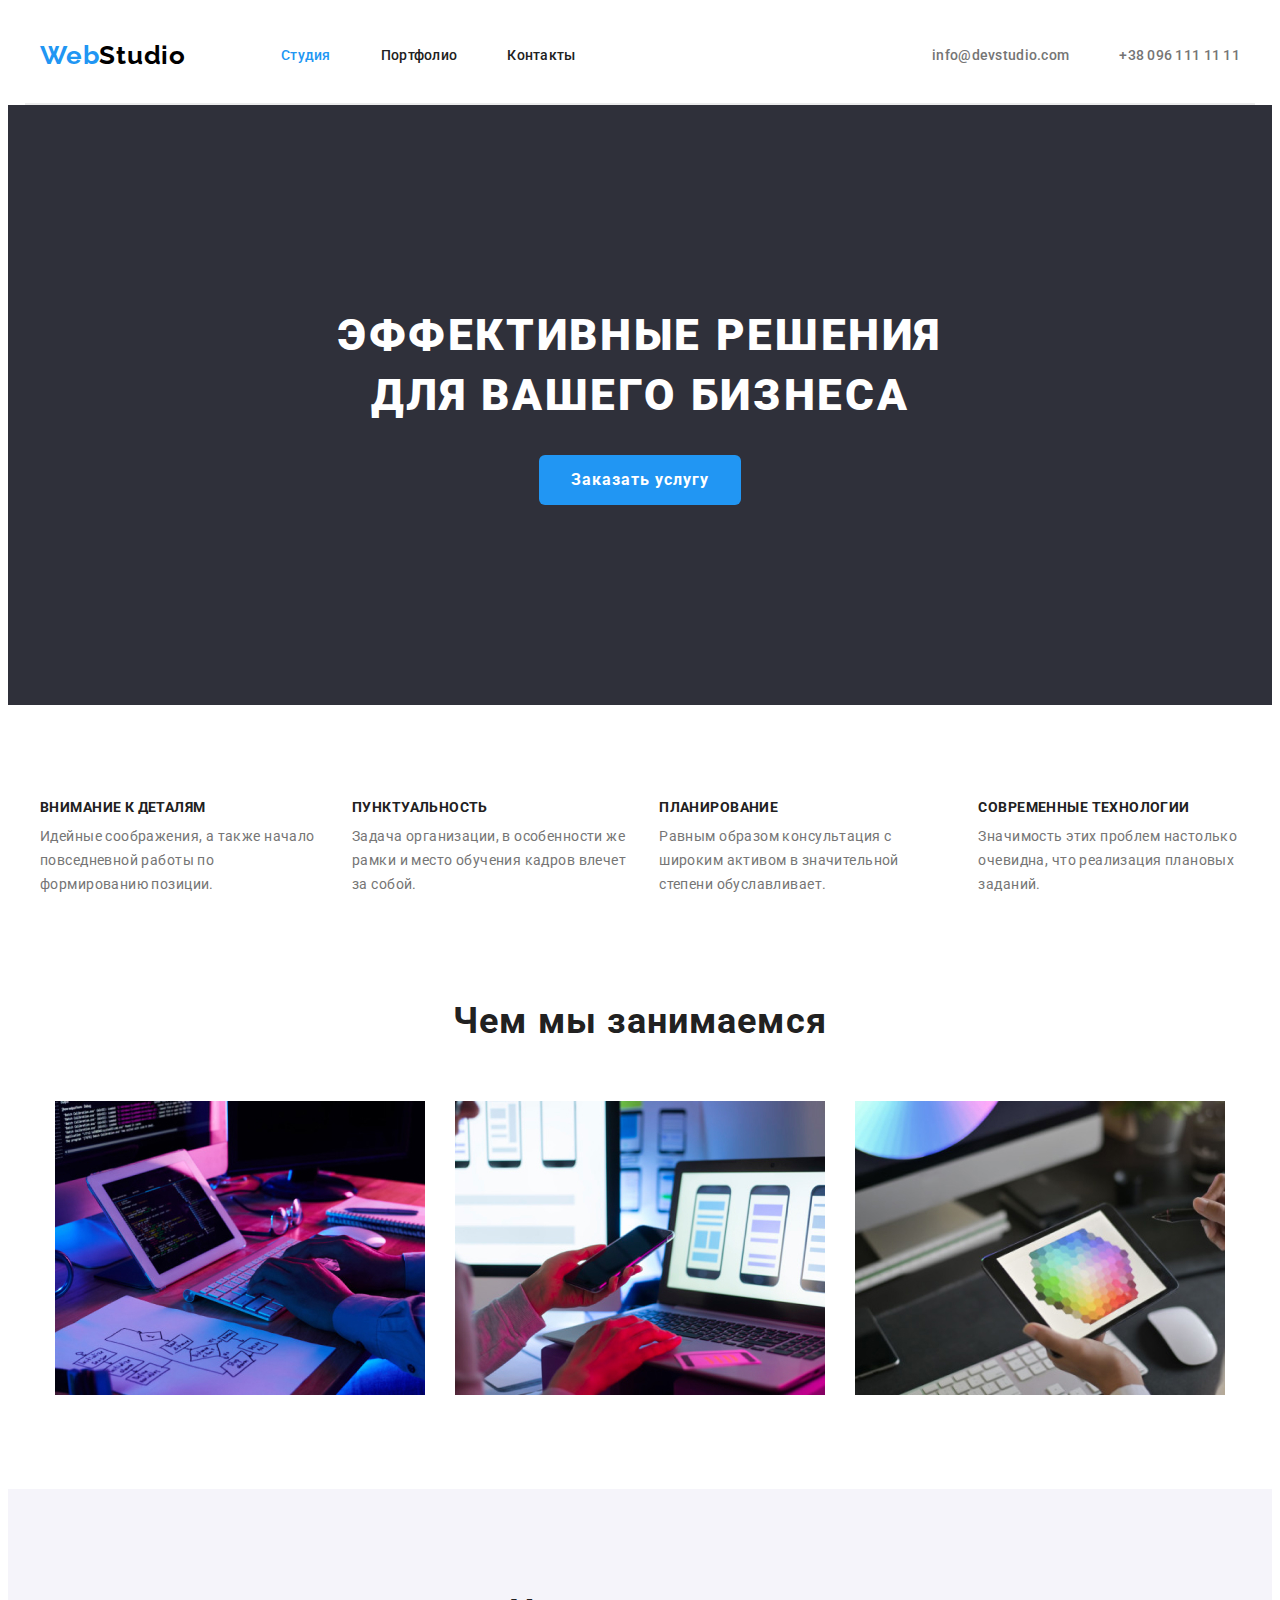
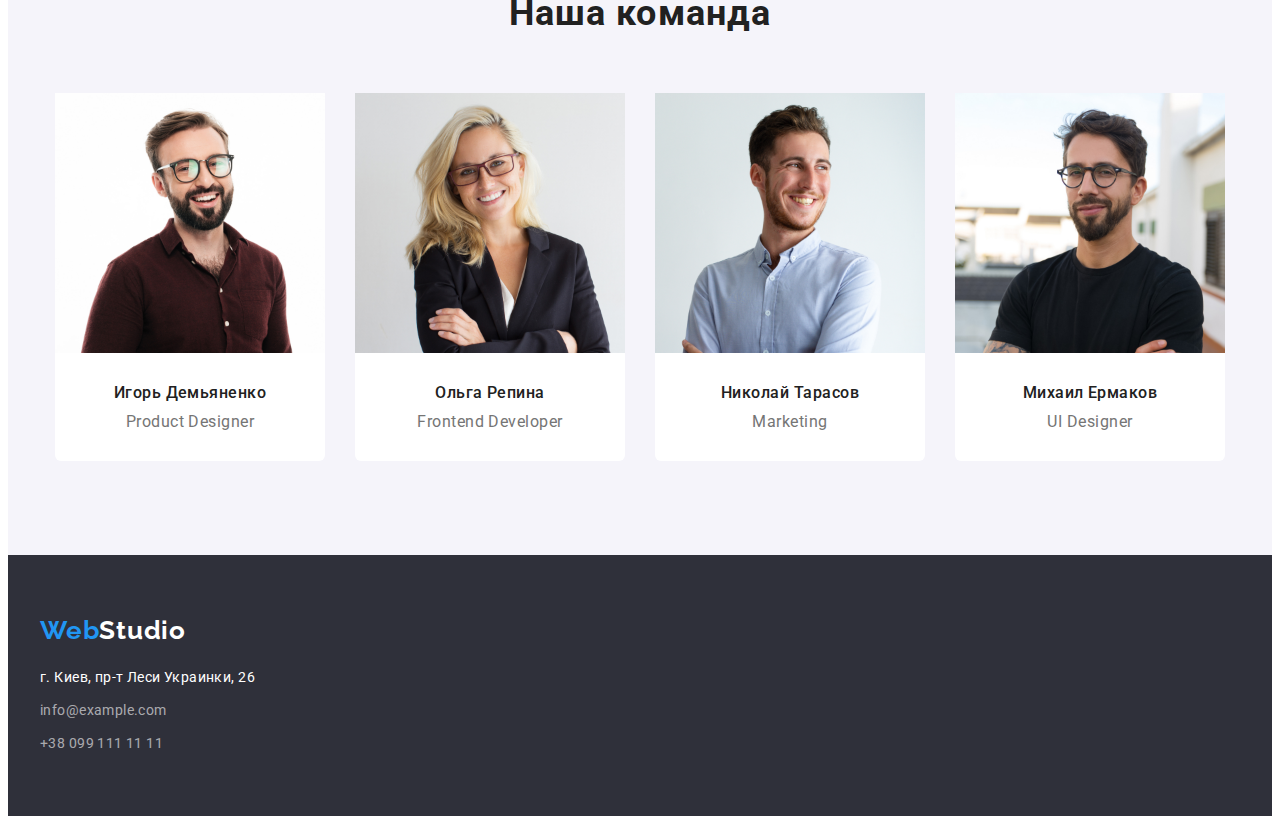
<file: index.html>
<!DOCTYPE html>
<html lang="ru">
<head>
    <meta charset="UTF-8">
    <meta name="viewport" content="width=device-width, initial-scale=1.0">
    <link rel="stylesheet" href="https://cdnjs.cloudflare.com/ajax/libs/modern-normalize/1.0.0/modern-normalize.min.css" integrity="sha512-ISS7cAi1PEhQ8jnbJpJZMd29NlhNj4AWYyLOSp2CE/CsHxTCu+r+t0D2yoJudVrd0/8fTVPUVDzY5Tvli75u/g==" crossorigin="anonymous" />
    <link rel="stylesheet" href="./css/styles.css">
    <link rel="preconnect" href="https://fonts.gstatic.com">
    <link href="https://fonts.googleapis.com/css2?family=Raleway:wght@700&family=Roboto:ital,wght@0,400;0,500;0,700;1,900&display=swap" rel="stylesheet">
    <title lang="en">Web studio</title>
</head>
<body>
    <!-- Шапка сайта -->
        <header class="header-section">
           <div class="header container"> <nav class="navigation"> 
            <a href="./" aria-label="логотип сайта" class="logo-link"><span lang="en" class="logo-text">Web</span><span lang="en" class="">Studio</span></a>
            <ul class="nav-list">
                <li class="nav-list-item"><a href="" class="nav-link"><span class="current">Студия</span></a></li>
                <li class="nav-list-item"><a href="./portfolio.html" class="nav-link"><span>Портфолио</span></a></li>
                <li class="nav-list-item"><a href="" class="nav-link"><span>Контакты</span></a></li>
             </ul>                            
    </nav>
    <ul class="nav-list adress">  
        <li class="nav-list-item"><a href="mailto:info@devstudio.com" lang="en" class="nav-tel"><span>info@devstudio.com</span></a></li>
        <li class="nav-list-item"><a href="tel:+380961111111" class="nav-tel"><span class="telephone">+38 096 111 11 11</span></a></li>
    </ul></div>
        </header>  
    <!-- Главная секция -->
    <main>
        <!-- Герой -->
        <section class="hero">
            <h1 class="hero-title">Эффективные решения для вашего бизнеса</h1>
            <button type="button" class="hero-button">Заказать услугу</button>
        </section>
        <!-- Преимущества -->
        <section class="advanteges container">
            <h2 class="section-title" lang="en" hidden>Advanteges</h2>
            <ul class="advanteges-list">
                <li class="advanteges-list-item">
                    <h3 class="advanteges-title">Внимание к деталям</h3>
                    <p class="advanteges-text">Идейные соображения, а также начало повседневной работы по формированию позиции.</p>
                </li>
                <li class="advanteges-list-item">
                    <h3 class="advanteges-title">Пунктуальность</h3>
                    <p class="advanteges-text">Задача организации, в особенности же рамки и место обучения кадров влечет за собой.</p>
                </li>
                <li class="advanteges-list-item">
                    <h3 class="advanteges-title">Планирование</h3>
                    <p class="advanteges-text">Равным образом консультация с широким активом в значительной степени обуславливает.</p>
                </li>
                <li class="advanteges-list-item">
                    <h3 class="advanteges-title">Современные технологии</h3>
                    <p class="advanteges-text">Значимость этих проблем настолько очевидна, что реализация плановых заданий.</p>
                </li>
            </ul>
        </section>
        <!-- what we do -->
        <section class="whatwedo container">
            <h2 class="section-title">Чем мы занимаемся</h2>
            <ul class="whatwedo-list">
                <li class="whatwedo-list-item"><img src="./images/whatwedo/whatwedo1.jpg" alt="разработчик за работой" width="370" height="294">
                </li>
                <li class="whatwedo-list-item"><img src="./images/whatwedo/whatwedo2.jpg" alt="разработчик за работой" width="370" height="294">
                </li>
                <li class="whatwedo-list-item"><img src="./images/whatwedo/whatwedo3.jpg" alt="разработчик за работой" width="370" height="294">
                </li>
            </ul>
            </section>
        <!-- our team -->
             <section class="ourteam-section">
                 <div class="ourteam container">
                    <h2 class="section-title">Наша команда</h2>
                    <ul class="ourteam-list">    
                        <li class="ourteam-list-item">
                            <img src="./images/ourteam/ourteam1.jpg" alt="член команды" width="270" height="260" >
                                <h3 class="ourteam-member-name">Игорь Демьяненко</h3>
                                <p class="ourteam-member-position" lang="en">Product Designer</p>
                            </li>
                        <li class="ourteam-list-item">
                            <img src="./images/ourteam/ourteam2.jpg" alt="член команды" width="270" height="260">
                            <h3 class="ourteam-member-name">Ольга Репина</h3>
                            <p class="ourteam-member-position" lang="en">Frontend Developer</p>
                        </li>
                        <li class="ourteam-list-item">
                            <img src="./images/ourteam/ourteam3.jpg" alt="член команды" width="270" height="260">
                            <h3 class="ourteam-member-name">Николай Тарасов</h3>
                            <p class="ourteam-member-position" lang="en">Marketing</p>
                        </li>
                        <li class="ourteam-list-item">
                            <img src="./images/ourteam/ourteam4.jpg" alt="член команды" width="270" height="260">
                            <h3 class="ourteam-member-name">Михаил Ермаков</h3>
                            <p class="ourteam-member-position" lang="en">UI Designer</p>
                        </li>
                    </ul>
                 </div>
        </section>
    </main>
    <footer class="footer">
        <div class="footer, container">
            <a href="./" aria-label="логотип сайта" class="logo-link"><span lang="en" class="logo-text">Web</span><span lang="en" class="text-dark-theme">Studio</span></a>
         <address class="contacts-list">
<ul >
    <li class="contacts-list-item"><a class="adress-link" href="https://goo.gl/maps/L1ehJg4MQSeb4s4E7" target="_blank" rel="noreferrer noopener">г. Киев, пр-т Леси Украинки, 26</a></li>
    <li class="contacts-list-item"><a class="mail-link" href="mailto:info@example.com">info@example.com</a></li>
    <li class="contacts-list-item"><a class="tel-link" href="tel:+380991111111">+38 099 111 11 11</a></li>
</ul>
</address>
        </div>
    </footer>
</body>
</html>
</file>
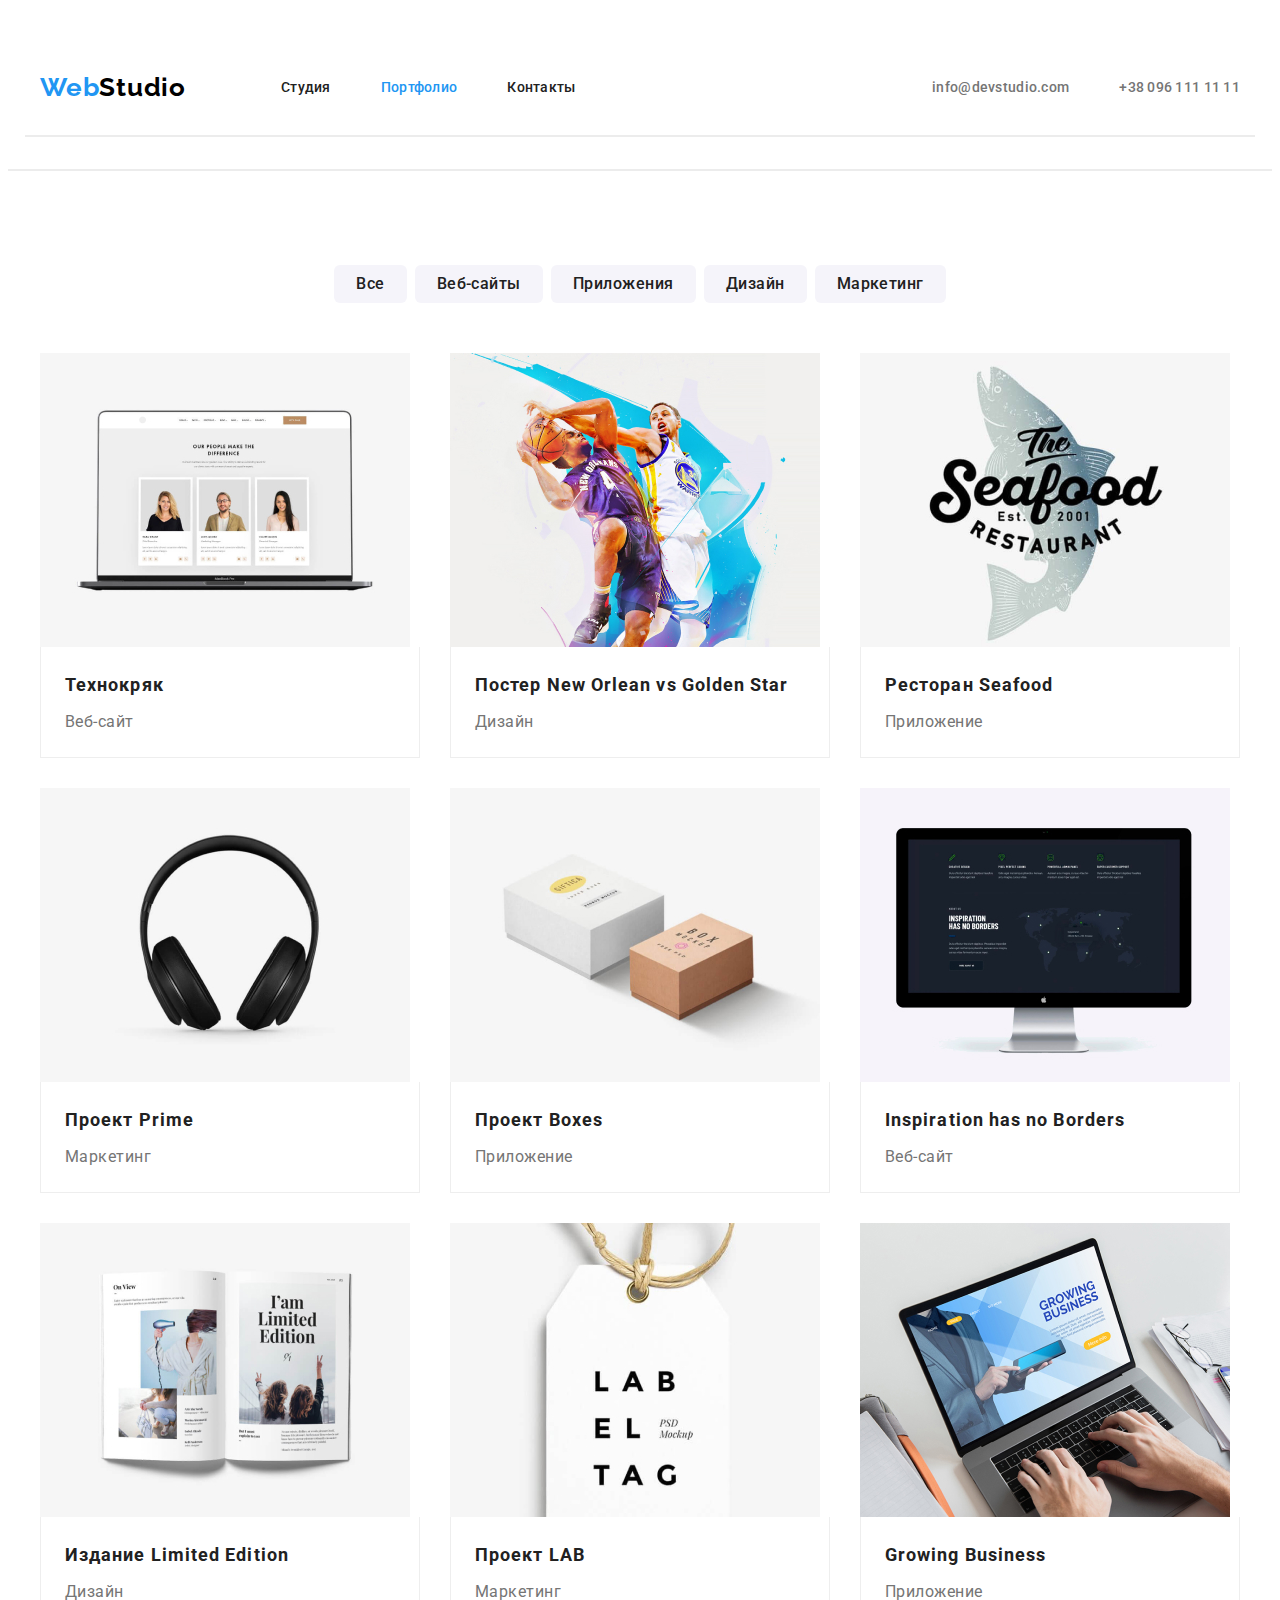
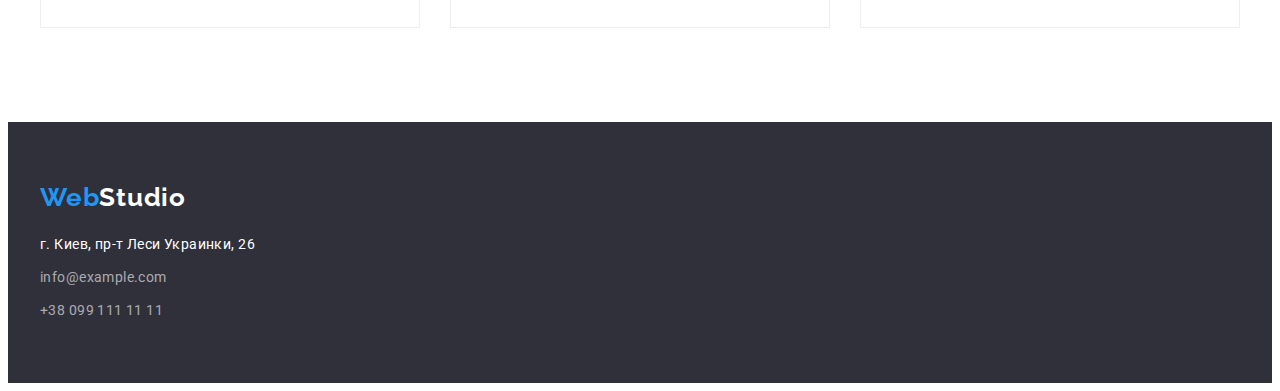
<file: portfolio.html>
<!DOCTYPE html>
<html lang="ru">
<head>
    <meta charset="UTF-8">
    <meta name="viewport" content="width=device-width, initial-scale=1.0">
    <link rel="stylesheet" href="https://cdnjs.cloudflare.com/ajax/libs/modern-normalize/1.0.0/modern-normalize.min.css" integrity="sha512-ISS7cAi1PEhQ8jnbJpJZMd29NlhNj4AWYyLOSp2CE/CsHxTCu+r+t0D2yoJudVrd0/8fTVPUVDzY5Tvli75u/g==" crossorigin="anonymous" />
    <link rel="stylesheet" href="./css/styles.css">
    <link rel="preconnect" href="https://fonts.gstatic.com">
    <link href="https://fonts.googleapis.com/css2?family=Raleway:wght@700&family=Roboto:ital,wght@0,400;0,500;0,700;1,900&display=swap" rel="stylesheet">
    <title lang="en">Portfolio</title>
</head>
<body>
    <!-- Шапка сайта -->
        <header class="header">
           <div class="header container">
            <nav class="navigation"> 
                <a href="./index.html" aria-label="логотип сайта" class="logo-link"><span lang="en" class="logo-text">Web</span><span lang="en" class="">Studio</span></a>
                <ul class="nav-list">
                    <li class="nav-list-item"><a href="./index.html" class="nav-link"><span>Студия</span></a></li>
                    <li class="nav-list-item"><a href="./portfolio.html" class="nav-link"><span class="current">Портфолио</span></a></li>
                    <li class="nav-list-item"><a href="" class="nav-link"><span>Контакты</span></a></li>
                 </ul>                            
        </nav>
        <ul class="nav-list adress">  
            <li class="nav-list-item"><a href="mailto:info@devstudio.com" lang="en" class="nav-tel"><span>info@devstudio.com</span></a></li>
            <li class="nav-list-item"><a href="tel:+380961111111" class="nav-tel"><span class="telephone">+38 096 111 11 11</span></a></li>
        </ul>
           </div>
        </header>  
    <!-- Главная секция -->
   <main>
    <section class="portfolio">
        <div class="portfolio container">
            
        <ul class="buttons-list">
            <li class="buttons-list-item"><button type="button" class="list-button">Все</button></li>
            <li class="buttons-list-item"><button type="button" class="list-button">Веб-сайты</button></li>
            <li class="buttons-list-item"><button type="button" class="list-button">Приложения</button></li>
            <li class="buttons-list-item"><button type="button" class="list-button">Дизайн</button></li>
            <li class="buttons-list-item"><button type="button" class="list-button">Маркетинг</button></li>
        </ul>
        <ul class="portfolio-cardlist">
            <li class="portfolio-card">
                <a href=""><img src="./images/portfoliocards/portfoliocard1.jpg" alt="Пример работы" width="370"> 
                   <div class="portfolio-card-text">
                    <h3 class="portfolio-card-title">
                        Технокряк
                    </h3>
                    <p class="portfolio-card-category">Веб-сайт</p>
                   </div>
                </a>
        </li>
            <li class="portfolio-card">
                <a href=""><img src="./images/portfoliocards/portfoliocard2.jpg" alt="Пример работы" width="370"> 
                   <div class="portfolio-card-text">
                    <h3 class="portfolio-card-title">
                        Постер <span lang="en">New Orlean vs Golden Star</span> 
                    </h3>
                    <p class="portfolio-card-category">Дизайн</p>
                   </div>
                </a>
        </li>
            <li class="portfolio-card">
               <a href="">
                <img src="./images/portfoliocards/portfoliocard3.jpg" alt="Пример работы" width="370"> 
                <div class="portfolio-card-text">
                    <h3 class="portfolio-card-title">
                        Ресторан <span lang="en">Seafood</span>
                    </h3>
                    <p class="portfolio-card-category">Приложение</p>
                </div>
               </a>
        </li>
            <li class="portfolio-card">
               <a href="">
                <img src="./images/portfoliocards/portfoliocard4.jpg" alt="Пример работы" width="370"> 
               <div class="portfolio-card-text">
                <h3 class="portfolio-card-title">
                    Проект <span lang="en">Prime</span>
                </h3>
                <p class="portfolio-card-category">Маркетинг</p>
               </div>
               </a>
        </li>
            <li class="portfolio-card">
               <a href="">
                <img src="./images/portfoliocards/portfoliocard5.jpg" alt="Пример работы" width="370"> 
               <div class="portfolio-card-text">
                <h3 class="portfolio-card-title">
                    Проект <span lang="en">Boxes</span>
                </h3>
                <p class="portfolio-card-category">Приложение</p>
               </div>
               </a>
        </li>
            <li class="portfolio-card">
               <a href="">
                <img src="./images/portfoliocards/portfoliocard6.jpg" alt="Пример работы" width="370"> 
               <div class="portfolio-card-text">
                <h3 class="portfolio-card-title">
                    <span lang="en">Inspiration has no Borders</span>
                </h3>
                <p class="portfolio-card-category">Веб-сайт</p>
               </div>
               </a>
        </li>
            <li class="portfolio-card">
                <a href="">
                    <img src="./images/portfoliocards/portfoliocard7.jpg" alt="Пример работы" width="370"> 
           <div class="portfolio-card-text">
            <h3 class="portfolio-card-title">
                Издание <span lang="en">Limited Edition</span>
            </h3>
            <p class="portfolio-card-category">Дизайн</p>
           </div>
                </a>
        </li>
            <li class="portfolio-card">
                <a href="">
                    <img src="./images/portfoliocards/portfoliocard8.jpg" alt="Пример работы" width="370"> 
            <div class="portfolio-card-text">
                <h3 class="portfolio-card-title">
                    Проект <span lang="en">LAB</span>
                </h3>
                <p class="portfolio-card-category">Маркетинг</p>
            </div>
                </a>
        </li>
            <li class="portfolio-card">
               <a href="">
                <img src="./images/portfoliocards/portfoliocard9.jpg" alt="Пример работы" width="370"> 
                <div class="portfolio-card-text">
                    <h3 class="portfolio-card-title">
                        <span lang="en">Growing Business</span>
                    </h3>
                    <p class="portfolio-card-category">Приложение</p>
                </div>
               </a>
        </li>
        </ul>
        </div>
    </section>
   </main>
    <footer class="footer">
<div class="footer, container">
    <a href="./" aria-label="логотип сайта" class="logo-link"><span lang="en" class="logo-text">Web</span><span lang="en" class="text-dark-theme">Studio</span></a>
         <address class="contacts-list">
<ul >
    <li class="contacts-list-item"><a class="adress-link" href="https://goo.gl/maps/L1ehJg4MQSeb4s4E7" target="_blank" rel="noreferrer noopener">г. Киев, пр-т Леси Украинки, 26</a></li>
    <li class="contacts-list-item"><a class="mail-link" href="mailto:info@example.com">info@example.com</a></li>
    <li class="contacts-list-item"><a class="tel-link" href="tel:+380991111111">+38 099 111 11 11</a></li>
</ul>
</address>
</div>
    </footer>
</body>
</html>
</file>
<file: css/styles.css>
/*============================PROPETIES FOR ALL PAGES================*/

:root {
  --accent-color: #2196f3;
}
body {
  text-decoration-color: black;
}
h1,
h2,
h3,
h4,
h5,
h6 {
  margin: 0;
}
p {
  margin: 0;
}
a {
  text-decoration: none;
  color: black;
}
ul,
ol {
  margin: 0;
  padding: 0;
  list-style: none;
}
img {
  display: block;
}

/*================================HEADER SECTION==================*/
.adress {
  margin-left: auto;
}
.logo-link {
  font-family: Raleway;
  font-weight: bold;
  font-size: 26px;
  line-height: 1.192;
  letter-spacing: 0.03em;
  margin-right: 95px;
}
.container {
  width: 1200px;
  margin: 0 auto;
  padding-right: 15px;
  padding-left: 15px;
}

.header,
.navigation,
.nav-list {
  display: flex;
  align-items: center;
}
.nav-list-item:not(:last-child) {
  margin-right: 50px;
}
.header {
  border-bottom: 2px solid #ececec;
  padding-top: 32px;
  padding-bottom: 32px;
}
.nav-list.adress {
  flex-basis: content;
  margin-left: auto;
}
.telephone {
  display: block;
  width: max-content;
  height: max-content;
}
.current,
.logo-text,
.nav-link:focus,
.nav-link:hover,
.nav-tel:focus,
.nav-tel:hover {
  color: var(--accent-color);
}

.nav-link {
  font-family: Roboto;
  font-weight: 500;
  font-size: 14px;
  line-height: 1.143;
  letter-spacing: 0.02em;
  color: #212121;
}

.nav-tel {
  font-family: Roboto;
  font-weight: 500;
  font-size: 14px;
  line-height: 1.143x;
  letter-spacing: 0.02em;
  color: #757575;
}
/*================================HEADER SECTION END==================*/

/*=============MAIN SECTION========*/
.hero {
  background-color: #2f303a;
  display: flex;
  flex-direction: column;
  padding-top: 200px;
  padding-bottom: 200px;
  align-content: center;
  align-items: center;
  max-height: 600px;
  max-width: 1600px;
  margin: 0 auto;
}

.hero-title {
  font-family: Roboto;
  font-weight: 900;
  font-size: 44px;
  line-height: 1.364;
  text-align: center;
  letter-spacing: 0.06em;
  text-transform: uppercase;
  color: #ffffff;
  max-width: 696px;
  margin-bottom: 30px;
}

.hero-button {
  background-color: var(--accent-color);
  font-family: Roboto;
  font-style: normal;
  font-weight: bold;
  font-size: 16px;
  line-height: 1.875;
  align-items: center;
  text-align: center;
  letter-spacing: 0.06em;
  color: #ffffff;
  border: none;
  border-radius: 6px;
  padding-top: 10px;
  padding-bottom: 10px;
  padding-left: 32px;
  padding-right: 32px;
  min-width: 200px;
  cursor: pointer;
}
/*=============END MAIN SECTION========*/

/*=============ADVANTEGES SECTION========*/
.advanteges.container {
  /*margin-top: 94px;*/
  padding-top: 94px;
}
.advanteges-list {
  display: flex;
}
.advanteges.section-title {
  display: none;
}
.advanteges-list-item:not(:last-child) {
  margin-right: 30px;
}
.advanteges-title {
  font-family: Roboto;
  font-weight: bold;
  font-size: 14px;
  line-height: 1.143;
  letter-spacing: 0.03em;
  text-transform: uppercase;
  color: #212121;
  margin-bottom: 10px;
}

.advanteges-text {
  font-family: Roboto;
  font-size: 14px;
  line-height: 1.714;
  letter-spacing: 0.03em;
  color: #757575;
}
/*=============END ADVANTEGES SECTION========*/

/*=============WHATWEDO SECTION========*/
.whatwedo.container {
  padding-top: 94px;
  padding-bottom: 94px;
}
.section-title {
  font-family: Roboto;
  font-weight: bold;
  font-size: 36px;
  line-height: 1.667;
  text-align: center;
  letter-spacing: 0.03em;
  color: #212121;
  margin-bottom: 50px;
}
.whatwedo-list {
  display: flex;
  align-items: center;
  justify-content: center;
}
.whatwedo-list-item:not(:last-child) {
  margin-right: 30px;
}
/*============= END WHATWEDO SECTION========*/

/*=============OURTEAM SECTION========*/
.ourteam-section {
  background-color: #f5f4fa;
  padding-top: 94px;
  padding-bottom: 94px;
}
.ourteam .container {
  display: flex;
}
.ourteam-list {
  display: flex;
  align-items: center;
  justify-content: center;
}
.ourteam-list-item {
  display: block;
  background-color: #ffffff;
  border-bottom-left-radius: 6px;
  border-bottom-right-radius: 6px;
  padding-bottom: 30px;
}

.ourteam-list-item:not(:last-child) {
  margin-right: 30px;
}

.ourteam-member-name {
  font-family: Roboto;
  font-weight: 500;
  font-size: 16px;
  line-height: 1.188;
  text-align: center;
  letter-spacing: 0.03em;
  color: #212121;
  margin-top: 30px;
  margin-bottom: 10px;
}

.ourteam-member-position {
  font-family: Roboto;
  font-weight: normal;
  font-size: 16px;
  line-height: 1.188;
  text-align: center;
  letter-spacing: 0.03em;
  color: #757575;
}
/*============= END OURTEAM SECTION========*/

/*=============FOOTER========*/
.footer {
  background-color: #2f303a;
  padding-top: 60px;
  padding-bottom: 60px;
}
.footer.container {
  max-height: 252px;
}
.footer .contacts-list {
  margin-top: 20px;
}

.contacts-list-item:not(:last-child) {
  margin-bottom: 9px;
}

.text-dark-theme {
  color: #ffffff;
}

.adress-link {
  font-family: Roboto;
  font-weight: normal;
  font-style: normal;
  font-size: 14px;
  line-height: 1.714;
  letter-spacing: 0.03em;
  color: #ffffff;
}

.mail-link {
  font-family: Roboto;
  font-weight: normal;
  font-style: normal;
  font-size: 14px;
  line-height: 1.714;
  letter-spacing: 0.03em;
  color: rgba(255, 255, 255, 0.6);
}

.tel-link {
  font-family: Roboto;
  font-weight: normal;
  font-style: normal;
  font-size: 14px;
  line-height: 1.714;
  letter-spacing: 0.03em;
  color: rgba(255, 255, 255, 0.6);
}

/*============= END FOOTER========*/

/*=======================================PORTFOLIO==========================*/
.portfolio.container {
  padding-top: 94px;
  padding-bottom: 94px;
}
.buttons-list {
  display: flex;
  align-items: center;
  justify-content: center;
  margin-bottom: 50px;
}
.buttons-list-item:not(:last-child) {
  margin-right: 8px;
}
.portfolio-cardlist {
  display: flex;
  flex-wrap: wrap;
  margin-left: -30px;
  margin-top: -30px;
}
.portfolio-card {
  margin-left: 30px;
  margin-top: 30px;
  flex-basis: calc(100% / 3 - 30px);
}
.portfolio-card-text {
  display: block;
  padding-top: 20px;
  padding-bottom: 20px;
  padding-right: 24px;
  padding-left: 24px;
  border-left: 1px solid #eeeeee;
  border-right: 1px solid #eeeeee;
  border-bottom: 1px solid #eeeeee;
}

.list-button {
  background: #f5f4fa;
  font-family: Roboto;
  font-style: normal;
  font-weight: 500;
  font-size: 16px;
  line-height: 1.625;
  text-align: center;
  letter-spacing: 0.03em;
  color: #212121;
  border: none;
  padding-left: 22px;
  padding-right: 22px;
  padding-top: 6px;
  padding-bottom: 6px;
  border-radius: 6px;
}
.list-button:hover,
.list-button:focus {
  background: var(--accent-color);
  color: white;
  cursor: pointer;
}

.portfolio-card-title {
  font-family: Roboto;
  font-style: normal;
  font-weight: bold;
  font-size: 18px;
  line-height: 2;
  letter-spacing: 0.06em;
  color: #212121;
  margin-bottom: 4px;
}

.portfolio-card-category {
  font-family: Roboto;
  font-style: normal;
  font-weight: normal;
  font-size: 16px;
  line-height: 1.875;
  letter-spacing: 0.03em;
  color: #757575;
}
</file>
